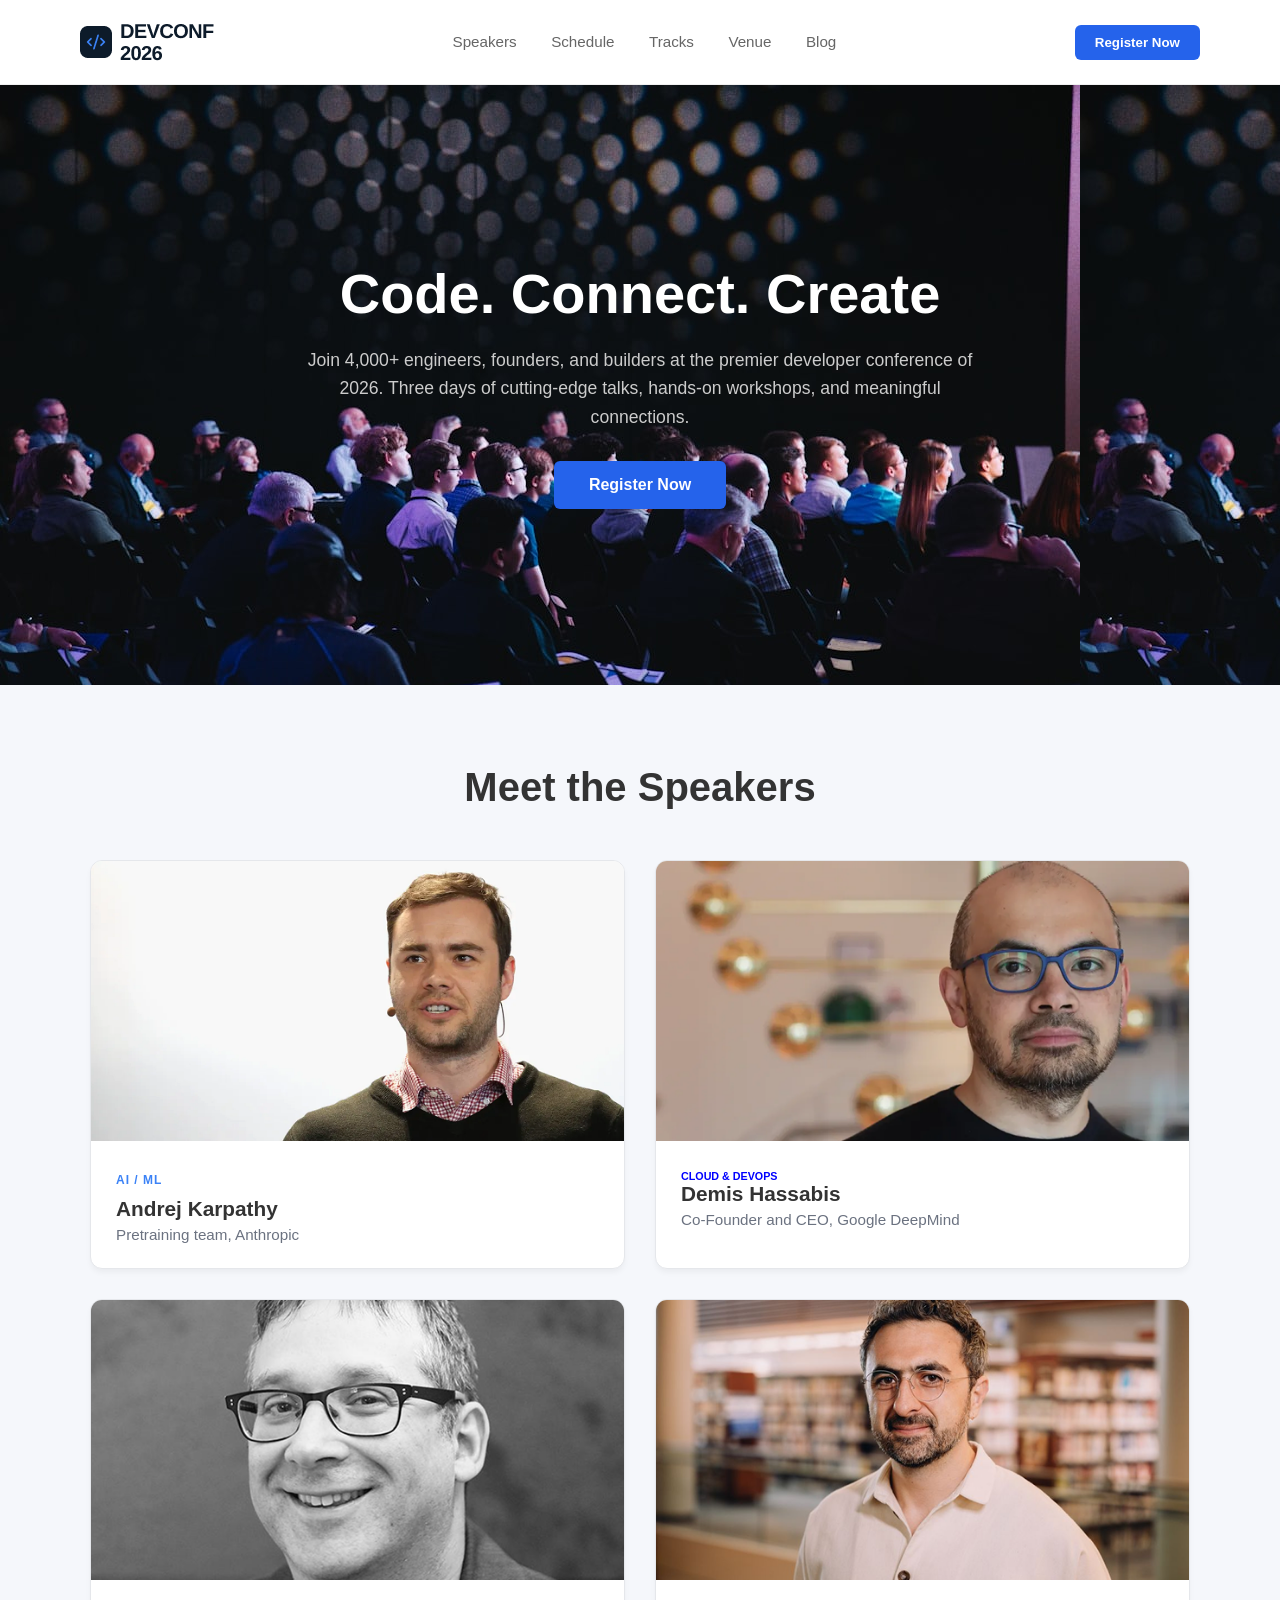
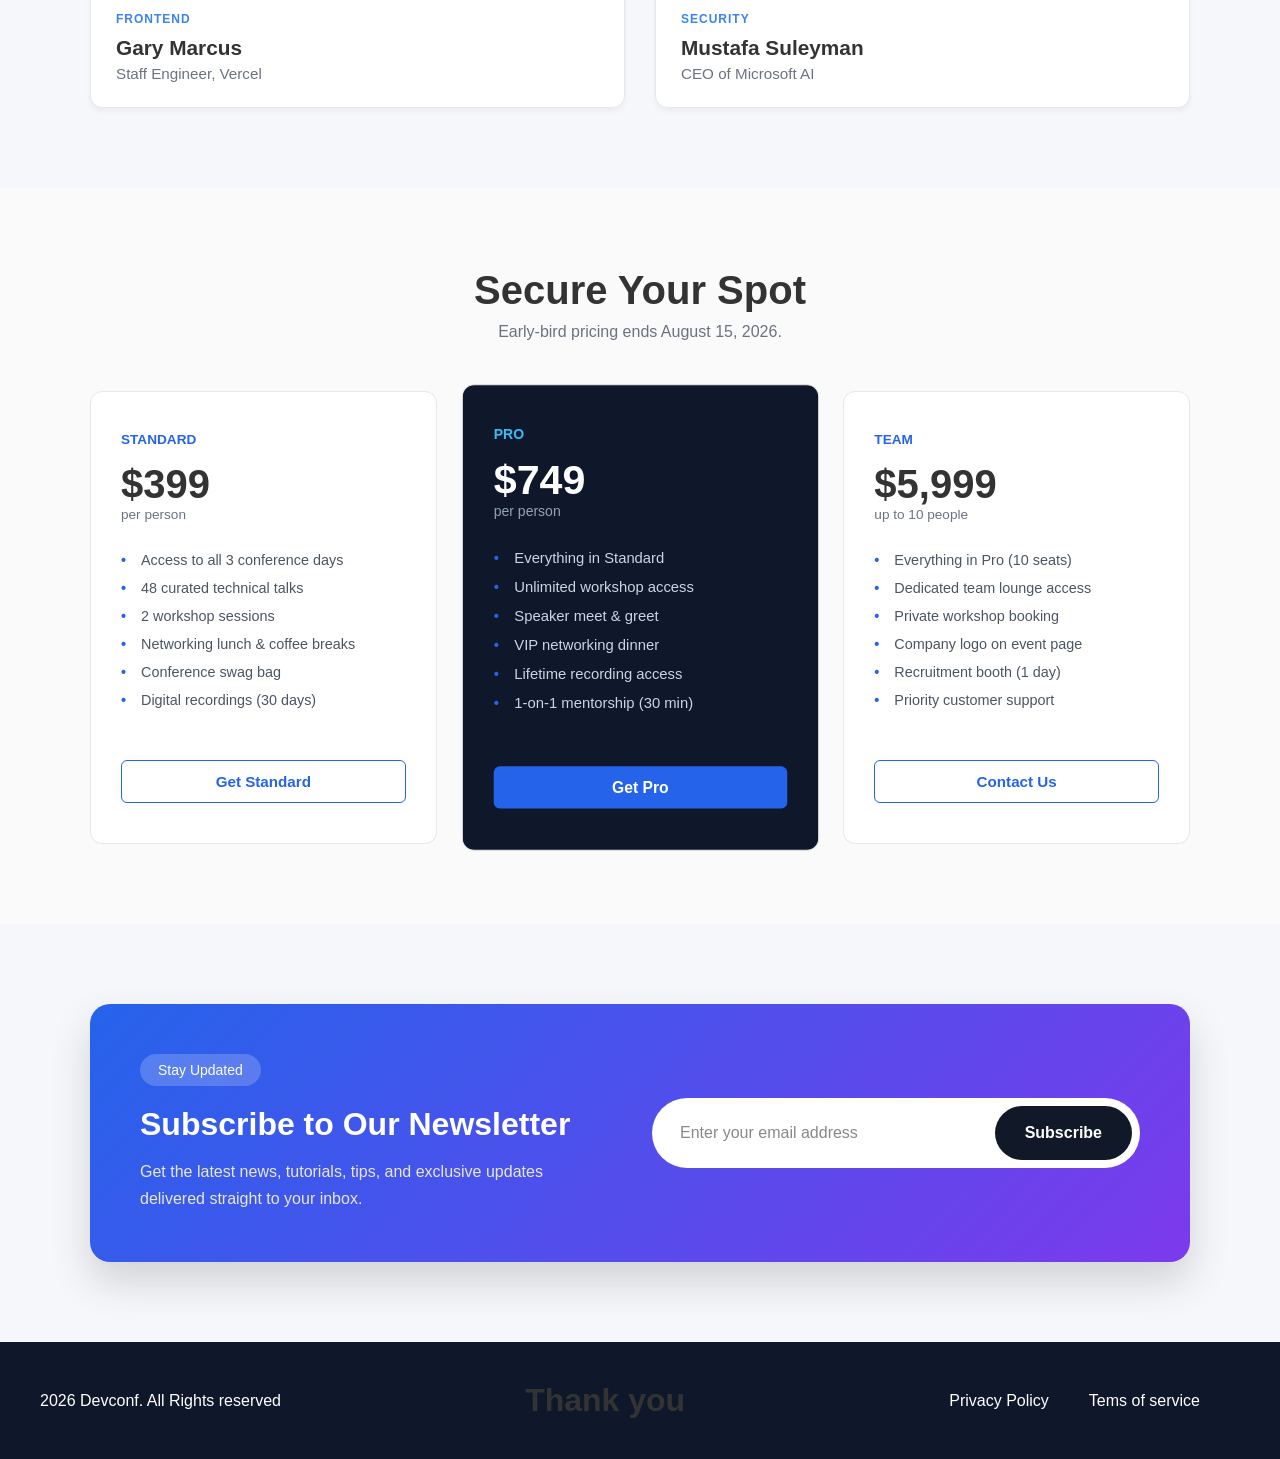
<file: index.html>
<!DOCTYPE html>
<html lang="bn">
<head>
    <meta charset="UTF-8">
    <meta name="viewport" content="width=device-width, initial-scale=1.0">
    <title>Devoloper confarance 2026</title>
    <link rel="stylesheet" href="./style.css">
</head>
<body>
    <header class="header">
        <div class="logo">
            <img src="./assets/logo.png" alt="">
        </div>
        <nav class="navbar">
            <a href="#">Speakers</a>
            <a href="#">Schedule</a>
            <a href="#">Tracks</a>
            <a href="#">Venue</a>
            <a href="#">Blog</a>
        </nav>
        <button class="button-register">Register Now</button>
    </header>

    <main>
        <section class="hero-section">
            <div class="hero-content">
                <h1>Code. Connect. Create</h1>
                <p>Join 4,000+ engineers, founders, and builders at the premier developer conference of 2026. Three days of cutting-edge talks, hands-on workshops, and meaningful connections.</p>
                <button class="button-hero-register">Register Now</button>
            </div>
        </section>
        <section class="speakers-section">
            <h2>Meet the Speakers</h2>
            <div class="speakers-grid">
                <div class="speaker-card">
                    <img src="./assets/andrej.png" alt="">
                    <div class="card-info">
                        <span class="track ai">AI / ML</span>
                        <h3>Andrej Karpathy</h3>
                        <p>Pretraining team, Anthropic</p>
                    </div>
                </div>
                <div class="speaker-card">
                    <img src="./assets/demis.png" alt="">
                    <div class="card-info">
                        <h6 style="color: blue;">CLOUD & DEVOPS </h6>
                        <h3>Demis Hassabis</h3>
                        <p>Co-Founder and CEO, Google DeepMind</p>
                    </div>
                </div>
                <div class="speaker-card">
                    <img src="./assets/gary.png" alt="">
                    <div class="card-info">
                        <span class="track frontend">FRONTEND</span>
                        <h3>Gary Marcus</h3>
                        <p>Staff Engineer, Vercel</p>
                    </div>
                </div>
                <div class="speaker-card">
                    <img src="./assets/mustafa.png" alt="">
                    <div class="card-info">
                        <span class="track security">SECURITY</span>
                        <h3>Mustafa Suleyman</h3>
                        <p>CEO of Microsoft AI</p>
                    </div>
                </div>
            </div>
        </section>
        <section class="pricing-section">
            <h2>Secure Your Spot</h2>
            <p class="sub-title">Early-bird pricing ends August 15, 2026.</p>
            
            <div class="pricing-grid">
                <div class="pricing-card">
                    <span class="plan-name">STANDARD</span>
                    <div class="price">$399</div>
                    <span class="per-person">per person</span>
                    <ul>
                        <li>Access to all 3 conference days</li>
                        <li>48 curated technical talks</li>
                        <li>2 workshop sessions</li>
                        <li>Networking lunch & coffee breaks</li>
                        <li>Conference swag bag</li>
                        <li>Digital recordings (30 days)</li>
                    </ul>
                    <button class="btn-plan outline">Get Standard</button>
                </div>
                <div class="pricing-card featured">
                    <span class="plan-name">PRO</span>
                    <div class="price">$749</div>
                    <span class="per-person">per person</span>
                    <ul>
                        <li>Everything in Standard</li>
                        <li>Unlimited workshop access</li>
                        <li>Speaker meet & greet</li>
                        <li>VIP networking dinner</li>
                        <li>Lifetime recording access</li>
                        <li>1-on-1 mentorship (30 min)</li>
                    </ul>
                    <button class="btn-plan solid">Get Pro</button>
                </div>

            
                <div class="pricing-card">
                    <span class="plan-name">TEAM</span>
                    <div class="price">$5,999</div>
                    <span class="per-person">up to 10 people</span>
                    <ul>
                        <li>Everything in Pro (10 seats)</li>
                        <li>Dedicated team lounge access</li>
                        <li>Private workshop booking</li>
                        <li>Company logo on event page</li>
                        <li>Recruitment booth (1 day)</li>
                        <li>Priority customer support</li>
                    </ul>
                    <button class="btn-plan outline">Contact Us</button>
                </div>
            </div>
        </section>

        <section class="newsletter">
    <div class="newsletter-container">

        <div class="newsletter-content">
            <span class="newsletter-tag">Stay Updated</span>

            <h2>Subscribe to Our Newsletter</h2>

            <p>
                Get the latest news, tutorials, tips, and exclusive updates
                delivered straight to your inbox.
            </p>
        </div>

        <form class="newsletter-form">
            <input
                type="email"
                placeholder="Enter your email address"
                required />

            <button type="submit">
                Subscribe
            </button>
        </form>

    </div>
</section>

<footer>
    <div>
        <p>2026 Devconf. All Rights reserved</p>
    </div>
    <div>
        <h1>Thank you</h1>
    </div>
    <div>
        <ul>
            <li>Privacy Policy</li>
            <li>Tems of service</li>
        </ul>
    </div>
</footer>
</body>
</html>
</file>
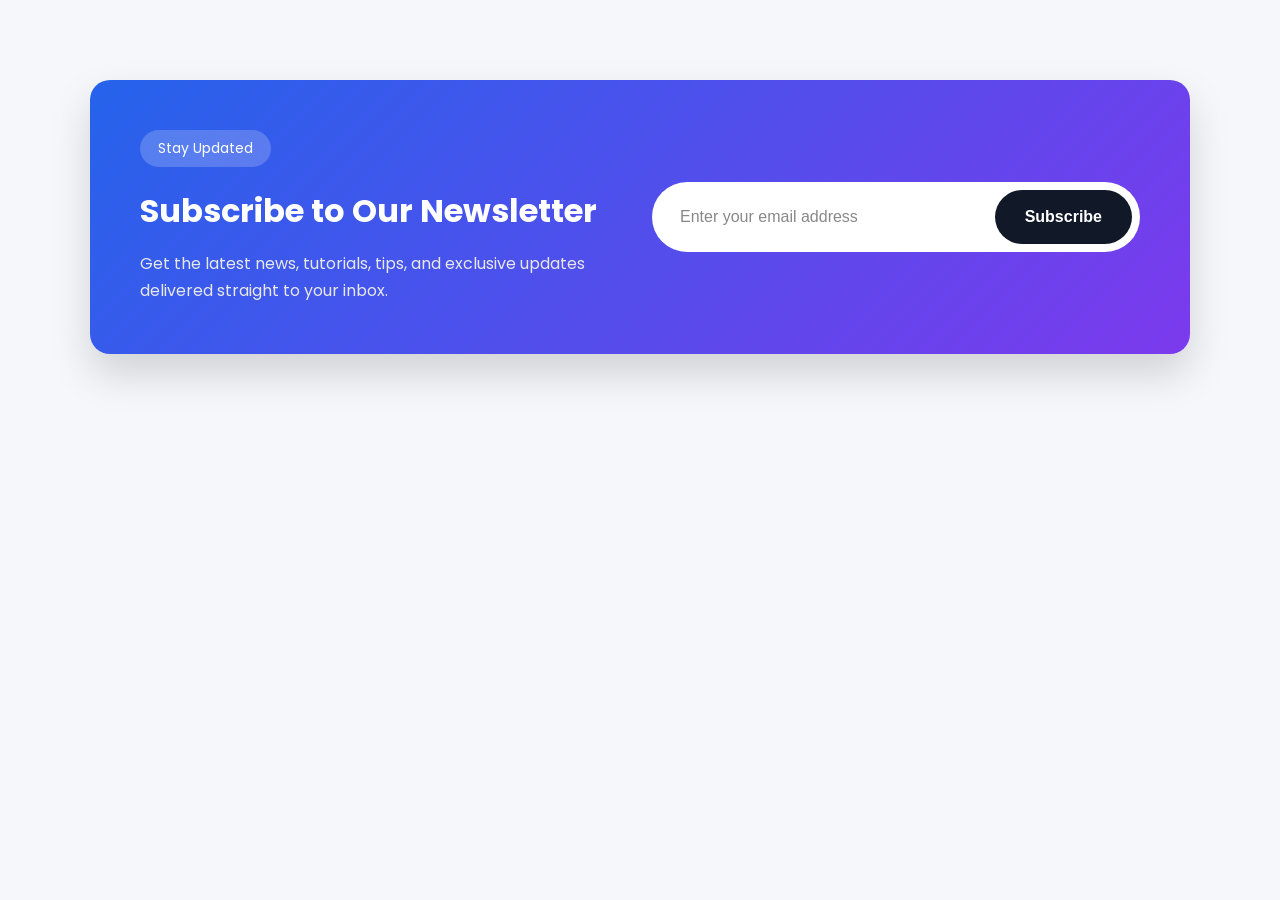
<file: AI.html>
<!-- I ask AI = "Create a modern and responsive newsletter subscription section for a website footer, suitable for capturing visitor emails. Please provide both the HTML and CSS code so I can easily copy and paste it into my project." -->

<!DOCTYPE html>
<html lang="en">
<head>
    <meta charset="UTF-8">
    <meta name="viewport" content="width=device-width, initial-scale=1.0">
    <title>ai</title>
    <link rel="stylesheet" href="AI.css">
</head>
<body>
    <section class="newsletter">
    <div class="newsletter-container">

        <div class="newsletter-content">
            <span class="newsletter-tag">Stay Updated</span>

            <h2>Subscribe to Our Newsletter</h2>

            <p>
                Get the latest news, tutorials, tips, and exclusive updates
                delivered straight to your inbox.
            </p>
        </div>

        <form class="newsletter-form">
            <input
                type="email"
                placeholder="Enter your email address"
                required
            />

            <button type="submit">
                Subscribe
            </button>
        </form>

    </div>
</section>
</body>
</html>
</file>
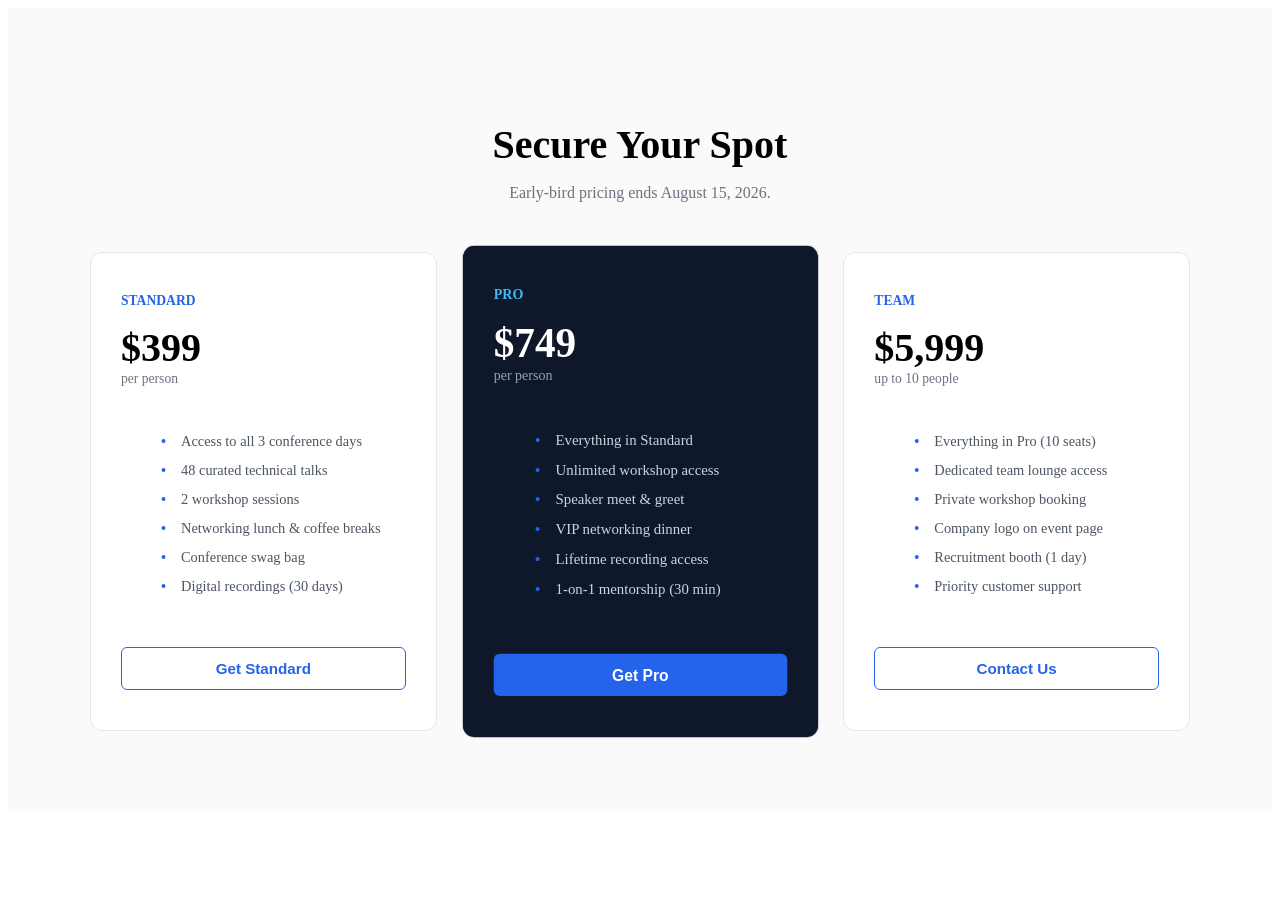
<file: pricing card.html>
<!DOCTYPE html>
<html lang="en">
<head>
    <meta charset="UTF-8">
    <meta name="viewport" content="width=device-width, initial-scale=1.0">
    <title>pricing card</title>
    <link rel="stylesheet" href="pricing card.css">
</head>
<body>
    

    <section class="pricing-section">
            <h2>Secure Your Spot</h2>
            <p class="sub-title">Early-bird pricing ends August 15, 2026.</p>
            
            <div class="pricing-grid">
                <div class="pricing-card">
                    <span class="plan-name">STANDARD</span>
                    <div class="price">$399</div>
                    <span class="per-person">per person</span>
                    <ul>
                        <li>Access to all 3 conference days</li>
                        <li>48 curated technical talks</li>
                        <li>2 workshop sessions</li>
                        <li>Networking lunch & coffee breaks</li>
                        <li>Conference swag bag</li>
                        <li>Digital recordings (30 days)</li>
                    </ul>
                    <button class="btn-plan outline">Get Standard</button>
                </div>
                <div class="pricing-card featured">
                    <span class="plan-name">PRO</span>
                    <div class="price">$749</div>
                    <span class="per-person">per person</span>
                    <ul>
                        <li>Everything in Standard</li>
                        <li>Unlimited workshop access</li>
                        <li>Speaker meet & greet</li>
                        <li>VIP networking dinner</li>
                        <li>Lifetime recording access</li>
                        <li>1-on-1 mentorship (30 min)</li>
                    </ul>
                    <button class="btn-plan solid">Get Pro</button>
                </div>

            
                <div class="pricing-card">
                    <span class="plan-name">TEAM</span>
                    <div class="price">$5,999</div>
                    <span class="per-person">up to 10 people</span>
                    <ul>
                        <li>Everything in Pro (10 seats)</li>
                        <li>Dedicated team lounge access</li>
                        <li>Private workshop booking</li>
                        <li>Company logo on event page</li>
                        <li>Recruitment booth (1 day)</li>
                        <li>Priority customer support</li>
                    </ul>
                    <button class="btn-plan outline">Contact Us</button>
                </div>
            </div>
        </section>
    </main>
</body>
</html>
</file>
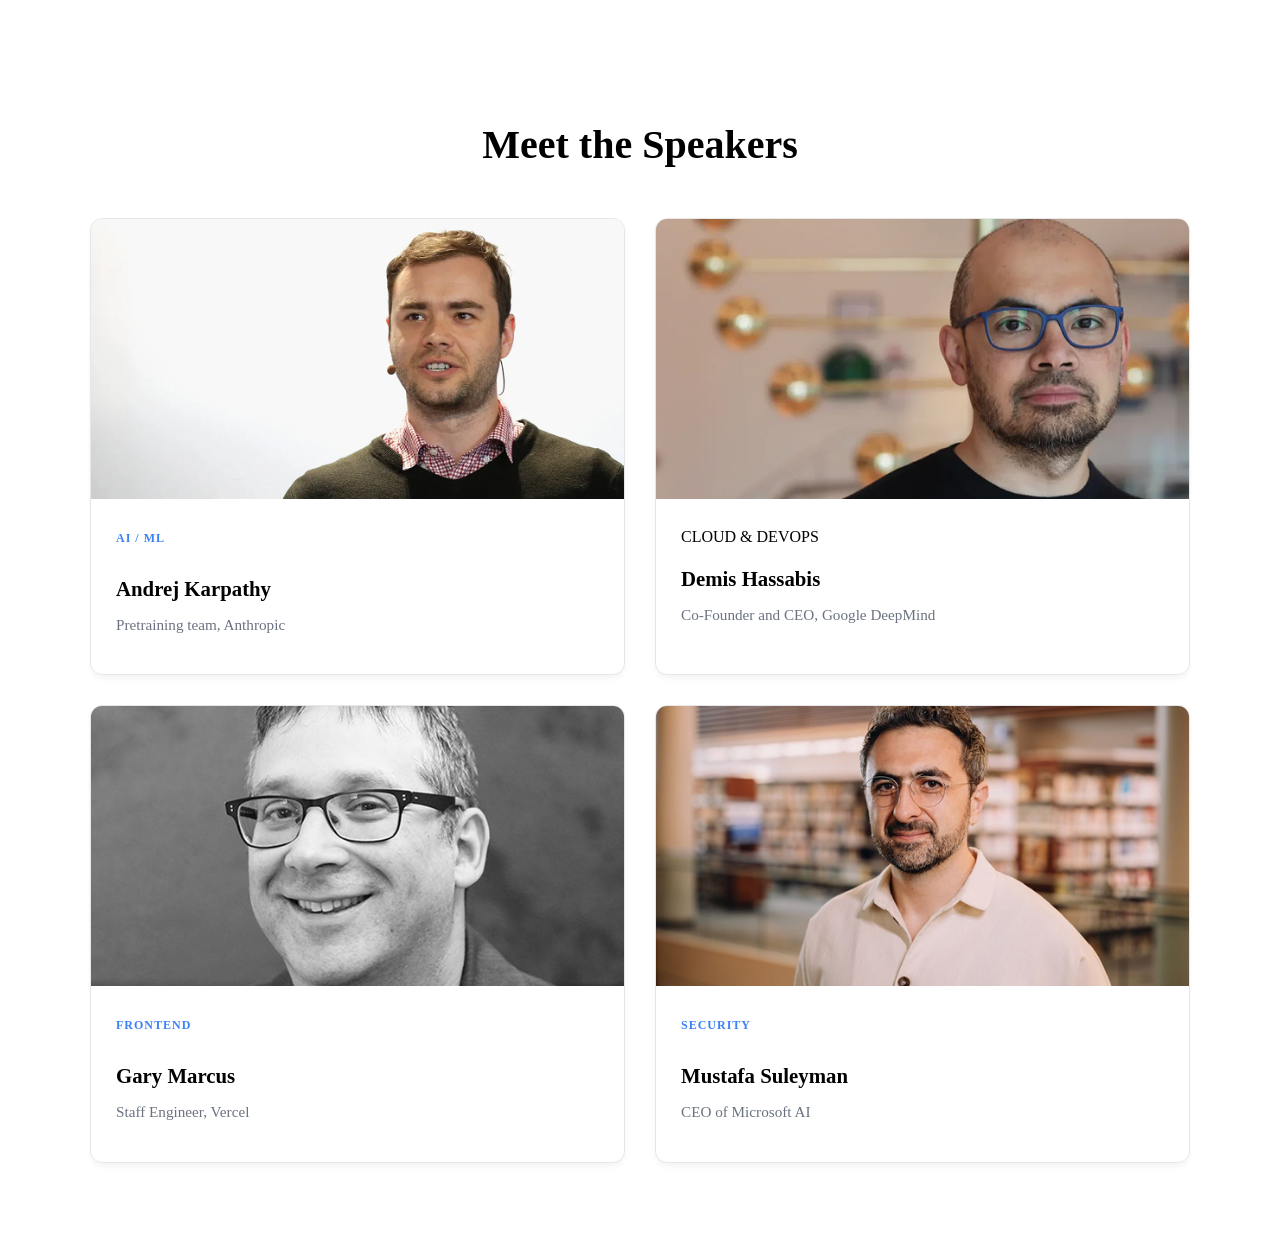
<file: speaker.html>
<!DOCTYPE html>
<html lang="en">
<head>
    <meta charset="UTF-8">
    <meta name="viewport" content="width=device-width, initial-scale=1.0">
    <title>speaker</title>
    <link rel="stylesheet" href="speaker.css">
</head>
<body>
    <section class="speakers-section">
            <h2>Meet the Speakers</h2>
            <div class="speakers-grid">
                <div class="speaker-card">
                    <img src="./assets/andrej.png" alt="">
                    <div class="card-info">
                        <span class="track ai">AI / ML</span>
                        <h3>Andrej Karpathy</h3>
                        <p>Pretraining team, Anthropic</p>
                    </div>
                </div>
                <div class="speaker-card">
                    <img src="./assets/demis.png" alt="">
                    <div class="card-info">
                        <span class="track.devops">CLOUD & DEVOPS</span>
                        <h3>Demis Hassabis</h3>
                        <p>Co-Founder and CEO, Google DeepMind</p>
                    </div>
                </div>
                <div class="speaker-card">
                    <img src="./assets/gary.png" alt="">
                    <div class="card-info">
                        <span class="track frontend">FRONTEND</span>
                        <h3>Gary Marcus</h3>
                        <p>Staff Engineer, Vercel</p>
                    </div>
                </div>
                <div class="speaker-card">
                    <img src="./assets/mustafa.png" alt="">
                    <div class="card-info">
                        <span class="track security">SECURITY</span>
                        <h3>Mustafa Suleyman</h3>
                        <p>CEO of Microsoft AI</p>
                    </div>
                </div>
            </div>
        </section>

</body>
</html>
</file>
<file: style.css>
*{
    margin: 0;
    padding: 0;
    box-sizing: border-box;
    font-family: 
}

body {
    background-color: #ffffff;
    color: #333;
}


.header {
    display: flex;
    justify-content: space-between;
    align-items: center;
    padding: 20px 80px;
    background-color: #ffffff;
    border-bottom: 1px solid #f0f0f0;
}

.logo {
    font-weight: bold;
    font-size: 1.2rem;
    display: flex;
    align-items: center;
    gap: 5px;
}

.logo span {
    color: #2563eb;
}

.navbar a {
    text-decoration: none;
    color: #666;
    margin: 0 15px;
    font-size: 0.95rem;
    transition: color 0.3s;
}

.navbar a:hover{
    color: #2563eb;
}

.button-register {
    background-color: #2563eb;
    color: white;
    border: none;
    padding: 10px 20px;
    border-radius: 6px;
    cursor: pointer;
    font-weight: 600;
}


.hero-section {
    background-image: url(./assets/banner.jpg);
    height: 600px;
    display: flex;
    align-items: center;
    justify-content: center;
    text-align: center;
    color: white;
    padding: 0 20px;
}

.hero-content h1 {
    font-size: 3.5rem;
    margin-bottom: 20px;
    font-weight: 800;
}

.hero-content h1 em {
    font-style: italic;
    font-weight: 400;
}

.hero-content p {
    max-width: 700px;
    margin: 0 auto 30px auto;
    font-size: 1.1rem;
    line-height: 1.6;
    color: #cccccc;
}

.button-hero-register {
    background-color: #2563eb;
    color: white;
    border: none;
    padding: 15px 35px;
    font-size: 1rem;
    border-radius: 6px;
    cursor: pointer;
    font-weight: bold;
}


.speakers-section {
    padding: 80px 80px;
    text-align: center;
}

.speakers-section h2 {
    font-size: 2.5rem;
    margin-bottom: 50px;
}

.speakers-grid {
    display: grid;
    grid-template-columns: repeat(2, 1fr);
    gap: 30px;
    max-width: 1100px;
    margin: 0 auto;
}

.speaker-card {
    background: #ffffff;
    border: 1px solid #e5e7eb;
    border-radius: 12px;
    overflow: hidden;
    text-align: left;
    box-shadow: 0 4px 6px -1px rgba(0, 0, 0, 0.05);
}

.speaker-card img {
    width: 100%;
    height: 280px;
    object-fit: cover;
}

.card-info {
    padding: 25px;
}

.track {
    font-size: 0.75rem;
    font-weight: bold;
    letter-spacing: 1px;
    display: inline-block;
    margin-bottom: 10px;
}

.track.ai { color: #3b82f6; }
.track.devops { color:  #3b82f6:}
.track.frontend { color:#3b82f6; }
.track.security { color: #3b82f6; }

.card-info h3 {
    font-size: 1.3rem;
    margin-bottom: 5px;
}

.card-info p {
    color: #6b7280;
    font-size: 0.95rem;
}



.pricing-section {
    padding: 80px 80px;
    background-color: #fafafa;
    text-align: center;
}

.pricing-section h2 {
    font-size: 2.5rem;
    margin-bottom: 10px;
}

.sub-title {
    color: #6b7280;
    margin-bottom: 50px;
}

.pricing-grid {
    display: grid;
    grid-template-columns: repeat(3, 1fr);
    gap: 30px;
    max-width: 1100px;
    margin: 0 auto;
}

.pricing-card {
    background: #ffffff;
    border: 1px solid #e5e7eb;
    border-radius: 12px;
    padding: 40px 30px;
    text-align: left;
    display: flex;
    flex-direction: column;
}

.pricing-card.featured {
    background-color: #0f172a;
    color: white;
    transform: scale(1.03);
}

.plan-name {
    font-size: 0.85rem;
    font-weight: bold;
    color: #2563eb;
    margin-bottom: 15px;
}

.pricing-card.featured .plan-name {
    color: #38bdf8;
}

.price {
    font-size: 2.5rem;
    font-weight: bold;
}

.per-person {
    font-size: 0.85rem;
    color: #6b7280;
    margin-bottom: 30px;
}

.pricing-card.featured .per-person {
    color: #94a3b8;
}

.pricing-card ul {
    list-style: none;
    margin-bottom: 40px;
    flex-grow: 1;
}

.pricing-card ul li {
    margin-bottom: 12px;
    font-size: 0.9rem;
    color: #4b5563;
    position: relative;
    padding-left: 20px;
}

.pricing-card.featured ul li {
    color: #cbd5e1;
}

.pricing-card ul li::before {
    content: "•";
    color: #2563eb;
    font-weight: bold;
    position: absolute;
    left: 0;
}

.btn-plan {
    width: 100%;
    padding: 12px;
    border-radius: 6px;
    font-weight: bold;
    cursor: pointer;
    font-size: 0.95rem;
}

.btn-plan.outline {
    background: transparent;
    border: 1px solid #2563eb;
    color: #2563eb;
}

.btn-plan.solid {
    background: #2563eb;
    border: none;
    color: white;
}


/* Google Font */
@import url('https://fonts.googleapis.com/css2?family=Poppins:wght@300;400;500;600;700&display=swap');

*{
    margin:0;
    padding:0;
    box-sizing:border-box;
}

body{
    font-family:'Poppins',sans-serif;
    background:#f5f7fb;
}

/* Newsletter Section */

.newsletter{
    padding:80px 20px;
}

.newsletter-container{
    max-width:1100px;
    margin:auto;
    background:linear-gradient(135deg,#2563eb,#7c3aed);
    color:#fff;
    border-radius:20px;
    padding:50px;
    display:flex;
    justify-content:space-between;
    align-items:center;
    gap:40px;
    flex-wrap:wrap;
    box-shadow:0 20px 40px rgba(0,0,0,.15);
}

.newsletter-content{
    flex:1;
    min-width:280px;
}

.newsletter-tag{
    display:inline-block;
    background:rgba(255,255,255,.2);
    padding:8px 18px;
    border-radius:30px;
    font-size:14px;
    margin-bottom:20px;
    backdrop-filter:blur(8px);
}

.newsletter-content h2{
    font-size:2rem;
    margin-bottom:15px;
    font-weight:700;
}

.newsletter-content p{
    color:#e8e8e8;
    line-height:1.7;
    max-width:500px;
}

.newsletter-form{
    flex:1;
    min-width:320px;
    display:flex;
    background:#fff;
    padding:8px;
    border-radius:60px;
    gap:10px;
}

.newsletter-form input{
    flex:1;
    border:none;
    outline:none;
    padding:18px 20px;
    font-size:16px;
    border-radius:50px;
}

.newsletter-form button{
    border:none;
    background:#111827;
    color:#fff;
    padding:18px 30px;
    border-radius:50px;
    cursor:pointer;
    font-size:16px;
    font-weight:600;
    transition:.3s;
}

.newsletter-form button:hover{
    background:#000;
    transform:translateY(-2px);
}

.newsletter-form input::placeholder{
    color:#888;
}

/* Responsive */

@media(max-width:768px){

    .newsletter-container{
        padding:40px 25px;
        text-align:center;
    }

    .newsletter-content p{
        margin:auto;
    }

    .newsletter-form{
        flex-direction:column;
        background:transparent;
        padding:0;
    }

    .newsletter-form input{
        width:100%;
        border-radius:12px;
    }

    .newsletter-form button{
        width:100%;
        border-radius:12px;
    }
}


footer{
    display: flex;
    background-color: #0f172a;
    justify-content: space-between;
    align-items: center;
    padding: 40px;
}
footer div p{
    color: white;
}
footer div ul li{
    color: white;
    list-style: none;
    margin: 0px 20px;
}
footer div ul{
    display: flex;
    margin-right: 20px;
}
</file>
<file: AI.css>
/* Google Font */
@import url('https://fonts.googleapis.com/css2?family=Poppins:wght@300;400;500;600;700&display=swap');

*{
    margin:0;
    padding:0;
    box-sizing:border-box;
}

body{
    font-family:'Poppins',sans-serif;
    background:#f5f7fb;
}

/* Newsletter Section */

.newsletter{
    padding:80px 20px;
}

.newsletter-container{
    max-width:1100px;
    margin:auto;
    background:linear-gradient(135deg,#2563eb,#7c3aed);
    color:#fff;
    border-radius:20px;
    padding:50px;
    display:flex;
    justify-content:space-between;
    align-items:center;
    gap:40px;
    flex-wrap:wrap;
    box-shadow:0 20px 40px rgba(0,0,0,.15);
}

.newsletter-content{
    flex:1;
    min-width:280px;
}

.newsletter-tag{
    display:inline-block;
    background:rgba(255,255,255,.2);
    padding:8px 18px;
    border-radius:30px;
    font-size:14px;
    margin-bottom:20px;
    backdrop-filter:blur(8px);
}

.newsletter-content h2{
    font-size:2rem;
    margin-bottom:15px;
    font-weight:700;
}

.newsletter-content p{
    color:#e8e8e8;
    line-height:1.7;
    max-width:500px;
}

.newsletter-form{
    flex:1;
    min-width:320px;
    display:flex;
    background:#fff;
    padding:8px;
    border-radius:60px;
    gap:10px;
}

.newsletter-form input{
    flex:1;
    border:none;
    outline:none;
    padding:18px 20px;
    font-size:16px;
    border-radius:50px;
}

.newsletter-form button{
    border:none;
    background:#111827;
    color:#fff;
    padding:18px 30px;
    border-radius:50px;
    cursor:pointer;
    font-size:16px;
    font-weight:600;
    transition:.3s;
}

.newsletter-form button:hover{
    background:#000;
    transform:translateY(-2px);
}

.newsletter-form input::placeholder{
    color:#888;
}

/* Responsive */

@media(max-width:768px){

    .newsletter-container{
        padding:40px 25px;
        text-align:center;
    }

    .newsletter-content p{
        margin:auto;
    }

    .newsletter-form{
        flex-direction:column;
        background:transparent;
        padding:0;
    }

    .newsletter-form input{
        width:100%;
        border-radius:12px;
    }

    .newsletter-form button{
        width:100%;
        border-radius:12px;
    }
}
</file>
<file: pricing card.css>
.pricing-section {
    padding: 80px 80px;
    background-color: #fafafa;
    text-align: center;
}

.pricing-section h2 {
    font-size: 2.5rem;
    margin-bottom: 10px;
}

.sub-title {
    color: #6b7280;
    margin-bottom: 50px;
}

.pricing-grid {
    display: grid;
    grid-template-columns: repeat(3, 1fr);
    gap: 30px;
    max-width: 1100px;
    margin: 0 auto;
}

.pricing-card {
    background: #ffffff;
    border: 1px solid #e5e7eb;
    border-radius: 12px;
    padding: 40px 30px;
    text-align: left;
    display: flex;
    flex-direction: column;
}

.pricing-card.featured {
    background-color: #0f172a;
    color: white;
    transform: scale(1.03);
}

.plan-name {
    font-size: 0.85rem;
    font-weight: bold;
    color: #2563eb;
    margin-bottom: 15px;
}

.pricing-card.featured .plan-name {
    color: #38bdf8;
}

.price {
    font-size: 2.5rem;
    font-weight: bold;
}

.per-person {
    font-size: 0.85rem;
    color: #6b7280;
    margin-bottom: 30px;
}

.pricing-card.featured .per-person {
    color: #94a3b8;
}

.pricing-card ul {
    list-style: none;
    margin-bottom: 40px;
    flex-grow: 1;
}

.pricing-card ul li {
    margin-bottom: 12px;
    font-size: 0.9rem;
    color: #4b5563;
    position: relative;
    padding-left: 20px;
}

.pricing-card.featured ul li {
    color: #cbd5e1;
}

.pricing-card ul li::before {
    content: "•";
    color: #2563eb;
    font-weight: bold;
    position: absolute;
    left: 0;
}

.btn-plan {
    width: 100%;
    padding: 12px;
    border-radius: 6px;
    font-weight: bold;
    cursor: pointer;
    font-size: 0.95rem;
}

.btn-plan.outline {
    background: transparent;
    border: 1px solid #2563eb;
    color: #2563eb;
}

.btn-plan.solid {
    background: #2563eb;
    border: none;
    color: white;
}
</file>
<file: speaker.css>
.speakers-section {
    padding: 80px 80px;
    text-align: center;
}

.speakers-section h2 {
    font-size: 2.5rem;
    margin-bottom: 50px;
}

.speakers-grid {
    display: grid;
    grid-template-columns: repeat(2, 1fr);
    gap: 30px;
    max-width: 1100px;
    margin: 0 auto;
}

.speaker-card {
    background: #ffffff;
    border: 1px solid #e5e7eb;
    border-radius: 12px;
    overflow: hidden;
    text-align: left;
    box-shadow: 0 4px 6px -1px rgba(0, 0, 0, 0.05);
}

.speaker-card img {
    width: 100%;
    height: 280px;
    object-fit: cover;
}

.card-info {
    padding: 25px;
}

.track {
    font-size: 0.75rem;
    font-weight: bold;
    letter-spacing: 1px;
    display: inline-block;
    margin-bottom: 10px;
}

.track.ai { color: #3b82f6; }
.track.devops { color:  #3b82f6:}
.track.frontend { color:#3b82f6; }
.track.security { color: #3b82f6; }

.card-info h3 {
    font-size: 1.3rem;
    margin-bottom: 5px;
}

.card-info p {
    color: #6b7280;
    font-size: 0.95rem;
}
</file>
